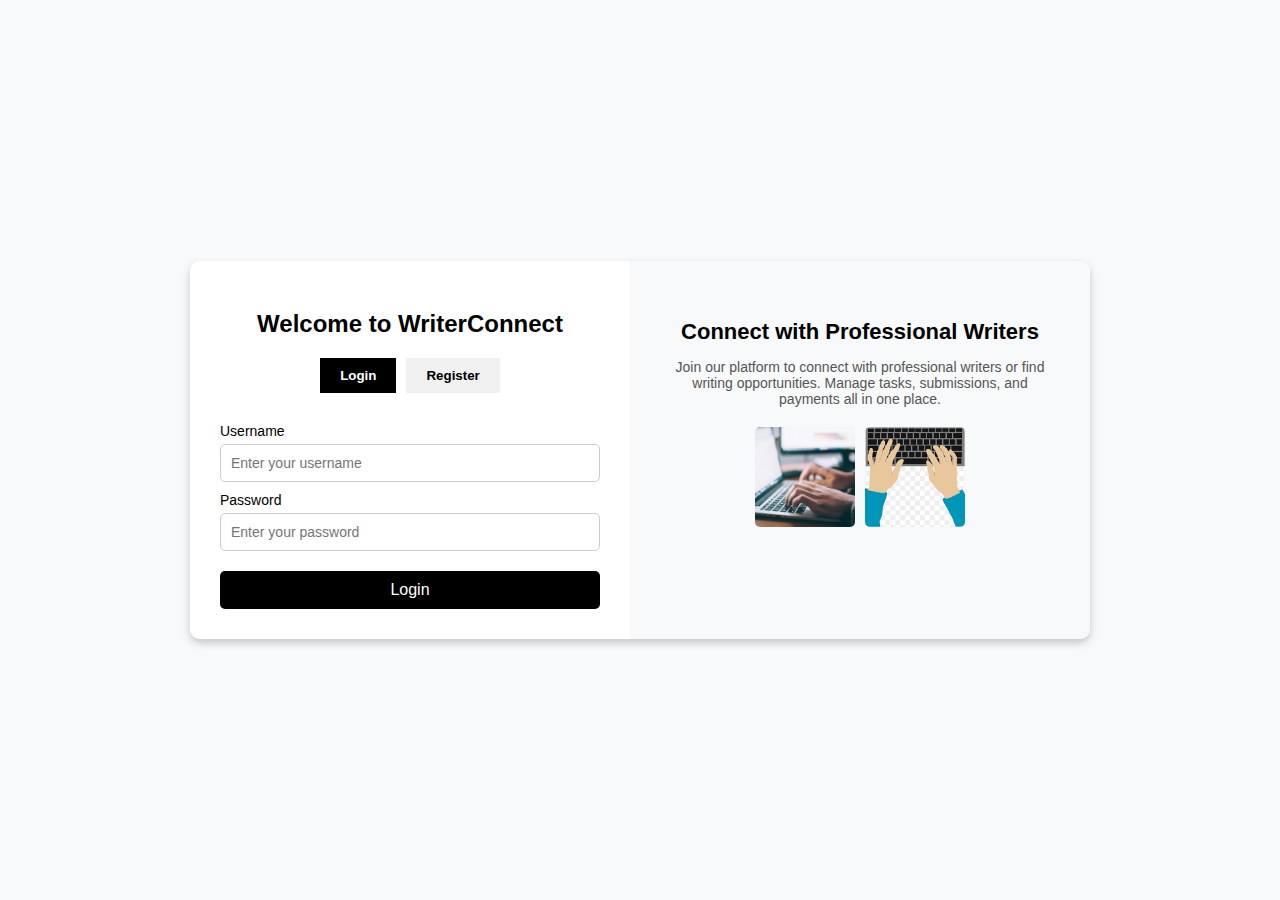
<file: login.html>
<!DOCTYPE html>
<html lang="en">
<head>
    <meta charset="UTF-8">
    <meta name="viewport" content="width=device-width, initial-scale=1.0">
    <title>WriterConnect Login</title>
    <link rel="stylesheet" href="login.css">
</head>
<body>

    <div class="container">
        <!-- Left Section - Login Form -->
        <div class="login-section">
            <div class="login-box">
                <h2>Welcome to WriterConnect</h2>
                <div class="tabs">
                    <button class="tab active" onclick="showLogin()">Login</button>
                    <button class="tab" onclick="showRegister()">Register</button>
                </div>
                <form id="loginForm" onsubmit="handleLogin(event)">
                    <label for="username">Username</label>
                    <input type="text" id="username" placeholder="Enter your username" required>

                    <label for="password">Password</label>
                    <input type="password" id="password" placeholder="Enter your password" required>

                    <button type="submit" class="login-btn">Login</button>
                </form>
            </div>
        </div>

        <!-- Right Section - Image and Text -->
        <div class="info-section">
            <h2>Connect with Professional Writers</h2>
            <p>Join our platform to connect with professional writers or find writing opportunities. 
                Manage tasks, submissions, and payments all in one place.</p>
            <div class="images">
                <img src="Writtingonlaptop.jpeg" alt="Writing on Laptop">
                <img src="Typinghands.jpeg" alt="Typing Hands">
            </div>
        </div>
    </div>

    <script src="login.js"></script>

</body>
</html>
</file>
<file: login.css>
/* Global Styles */
body {
    font-family: Arial, sans-serif;
    display: flex;
    justify-content: center;
    align-items: center;
    height: 100vh;
    background-color: #f8f9fa;
    margin: 0;
}

/* Main Container */
.container {
    display: flex;
    width: 80%;
    max-width: 900px;
    background: white;
    box-shadow: 0px 4px 8px rgba(0, 0, 0, 0.2);
    border-radius: 10px;
    overflow: hidden;
}

/* Left Section (Login Form) */
.login-section {
    flex: 1;
    padding: 30px;
    background-color: #fff;
}

.login-box {
    text-align: center;
}

h2 {
    margin-bottom: 20px;
}

.tabs {
    display: flex;
    justify-content: center;
    margin-bottom: 20px;
}

.tab {
    padding: 10px 20px;
    border: none;
    background: #f0f0f0;
    cursor: pointer;
    font-weight: bold;
    margin: 0 5px;
}

.tab.active {
    background: black;
    color: white;
}

/* Form Styling */
form {
    display: flex;
    flex-direction: column;
}

label {
    text-align: left;
    margin: 10px 0 5px;
    font-size: 14px;
}

input {
    padding: 10px;
    border: 1px solid #ccc;
    border-radius: 5px;
    font-size: 14px;
}

.login-btn {
    margin-top: 20px;
    background: black;
    color: white;
    border: none;
    padding: 10px;
    font-size: 16px;
    cursor: pointer;
    border-radius: 5px;
}

.login-btn:hover {
    background: #333;
}

/* Right Section (Image and Text) */
.info-section {
    flex: 1;
    padding: 40px;
    background: #f8f9fa;
    text-align: center;
}

.info-section h2 {
    font-size: 22px;
    margin-bottom: 10px;
}

.info-section p {
    font-size: 14px;
    color: #555;
}

.images {
    margin-top: 20px;
    display: flex;
    justify-content: center;
    gap: 10px;
}

.images img {
    width: 100px;
    height: 100px;
    border-radius: 5px;
    object-fit: cover;
}
</file>
